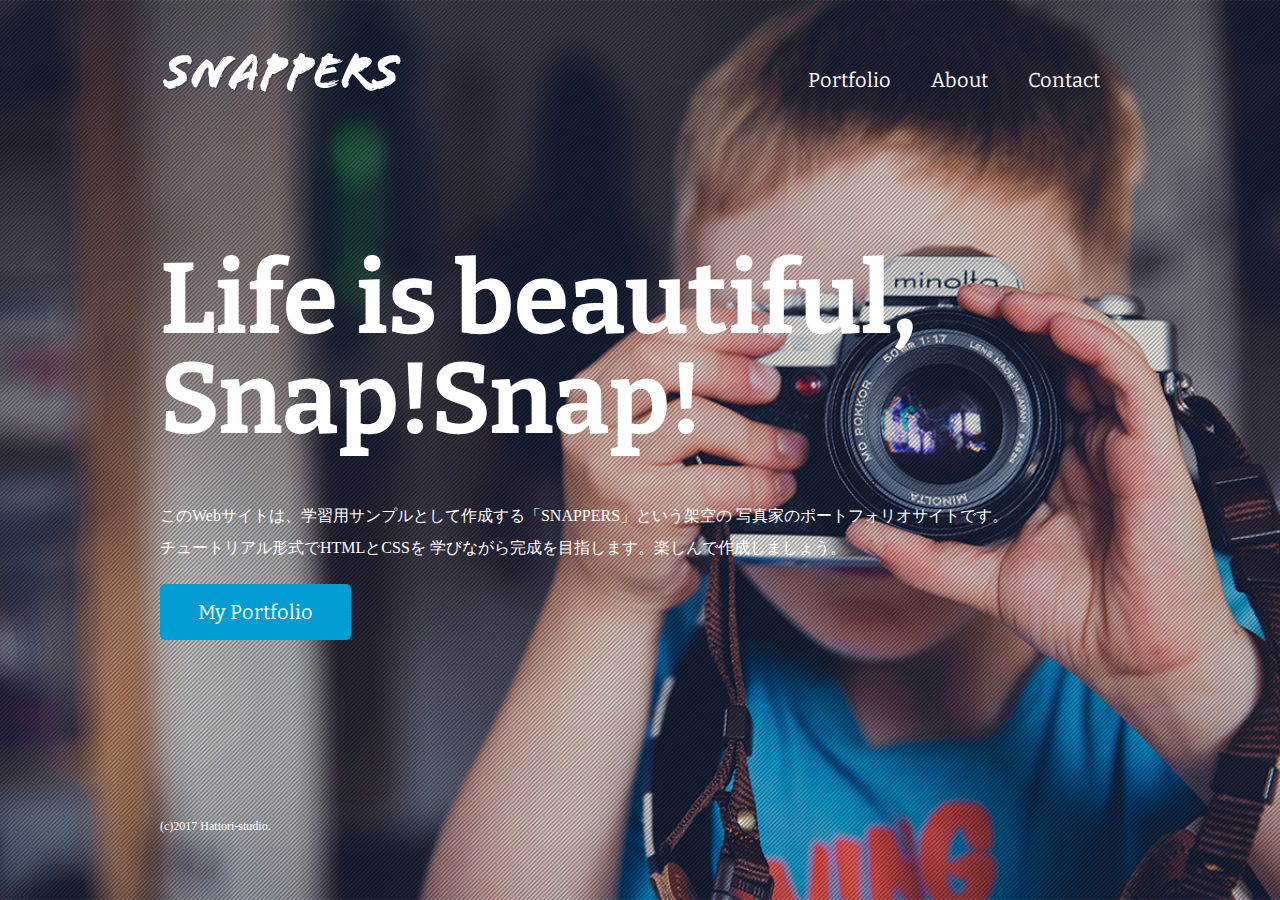
<file: snappers/index.html>
<!DOCTYPE html>
<html>
<head>
<meta charset="UTF-8">
<title>風景写真家「SNAPPERS」Official Website</title>
<link href="https://fonts.googleapis.com/css?family=Bitter:400,700" rel="stylesheet">
<link rel="stylesheet" href="css/style.css" />
<link rel="shortcut icon" href="favicon.ico">
</head>

<body id="index">

  <!--header始まり-->
  <header>
    <div class="logo">
      <a href="index.html"><img src="images/logo.png" alt="SNAPPERS"></img></a>    
    </div>
    <nav>
      <ul class="global-nav">
        <li><a href="portfolio.html">Portfolio</a></li>
        <li><a href="about.html">About</a></li>
        <li><a href="contact.html">Contact</a></li>
      </ul>
    </nav>
  </header>
  <!--header終わり-->

  <!--wrap始まり-->
  <div id="wrap">
    <div class="content">
      <h1>Life is beautiful, Snap!Snap!</h1>
      <p>このWebサイトは、学習用サンプルとして作成する「SNAPPERS」という架空の
         写真家のポートフォリオサイトです。<br>チュートリアル形式でHTMLとCSSを
         学びながら完成を目指します。楽しんで作成しましょう。</p>
      <p class="btn"><a href="portfolio.html">My Portfolio</a></p>
    </div>
  </div>
  <!--wrap終わり-->

  <!--footer始まり-->
  <footer>
    <small>(c)2017 Hattori-studio.</small>
  </footer>
  <!--fotter終わり-->

</body>
</html>
</file>
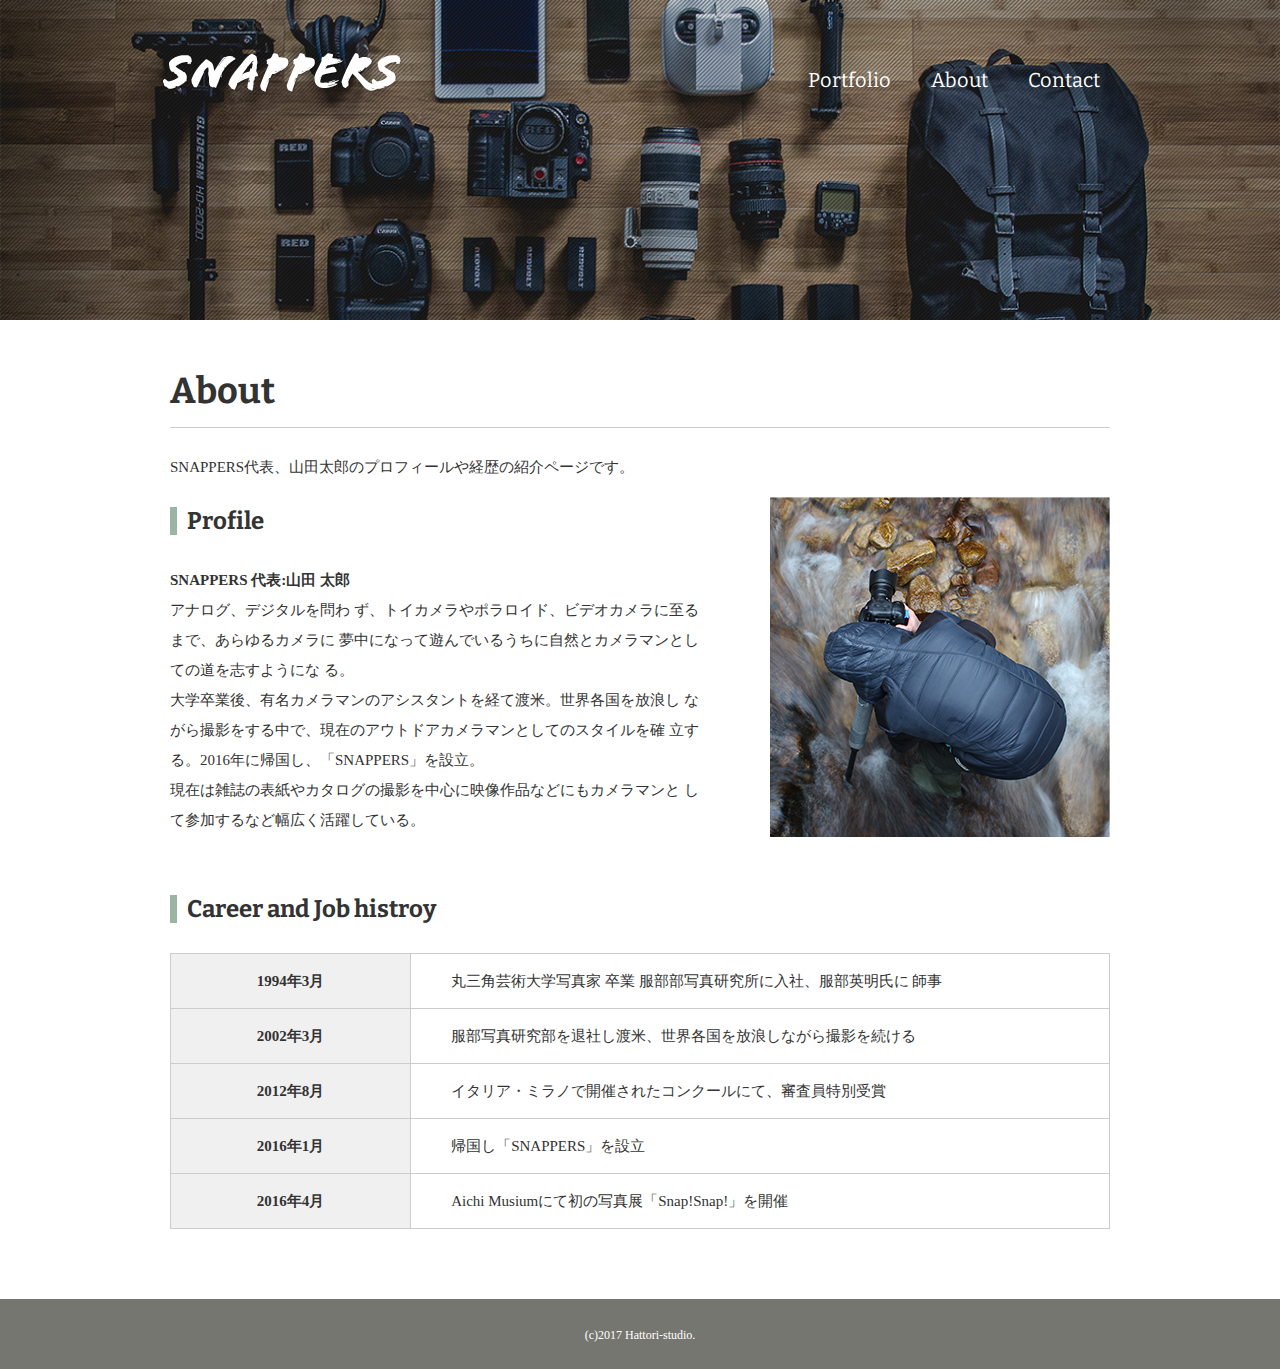
<file: snappers/about.html>
<!DOCTYPE html>
<html>
<head>
<meta charset="UTF-8">
<title>About | 風景写真家「SNAPPERS」</title>
<link href="https://fonts.googleapis.com/css?family=Bitter:400,700" rel="stylesheet">
<link rel="stylesheet" href="css/style.css" />
</head>

<body id="about">

  <!--header始まり-->
  <header>
    <div class="logo">
      <a href="index.html"><img src="images/logo.png" alt="SNAPPERS"></img></a>    
    </div>
    <nav>
      <ul class="global-nav">
        <li><a href="portfolio.html">Portfolio</a></li>
        <li><a href="about.html">About</a></li>
        <li><a href="contact.html">Contact</a></li>
      </ul>
    </nav>
  </header>
  <!--header終わり-->

  <!--wrap始まり-->
  <div id="wrap">
    <div class="content">
      <div class="main-center">
        <h1>About</h1>
        <p>SNAPPERS代表、山田太郎のプロフィールや経歴の紹介ページです。</p>
        <section class="profile clearfix">
          <div class="profile-txt">
            <h2 class="icon">Profile</h2>
            <p><span>SNAPPERS 代表:山田 太郎</span><br>アナログ、デジタルを問わ
            ず、トイカメラやポラロイド、ビデオカメラに至るまで、あらゆるカメラに
            夢中になって遊んでいるうちに自然とカメラマンとしての道を志すようにな
            る。<br>
            大学卒業後、有名カメラマンのアシスタントを経て渡米。世界各国を放浪し
            ながら撮影をする中で、現在のアウトドアカメラマンとしてのスタイルを確
            立する。2016年に帰国し、「SNAPPERS」を設立。<br>
            現在は雑誌の表紙やカタログの撮影を中心に映像作品などにもカメラマンと
            して参加するなど幅広く活躍している。</p>
          </div>
          <img src="images/about-profile.png" alt="山田太郎のプロフィール画像"
               class="profile-image">
        </section>
        <section class="career">
          <h2 class=icon>Career and Job histroy</h2>
          <table>
            <tr>
              <th>1994年3月</th>
              <td>丸三角芸術大学写真家 卒業 服部部写真研究所に入社、服部英明氏に
              師事</td>
            </tr>
            <tr>
              <th>2002年3月</th>
              <td>服部写真研究部を退社し渡米、世界各国を放浪しながら撮影を続ける
              </td>
            </tr>
            <tr>
              <th>2012年8月</th>
              <td>イタリア・ミラノで開催されたコンクールにて、審査員特別受賞</td>
            </tr>
            <tr>
              <th>2016年1月</th>
              <td>帰国し「SNAPPERS」を設立</td>
            </tr>
            <tr>
              <th>2016年4月</th>
              <td>Aichi Musiumにて初の写真展「Snap!Snap!」を開催</td>
            </tr>
          </table>
        </section>
      </div>
    </div>
  </div>
  <!--wrap終わり-->

  <!--footer始まり-->
  <footer>
    <small>(c)2017 Hattori-studio.</small>
  </footer>
  <!--fotter終わり-->

</body>
</html>
</file>
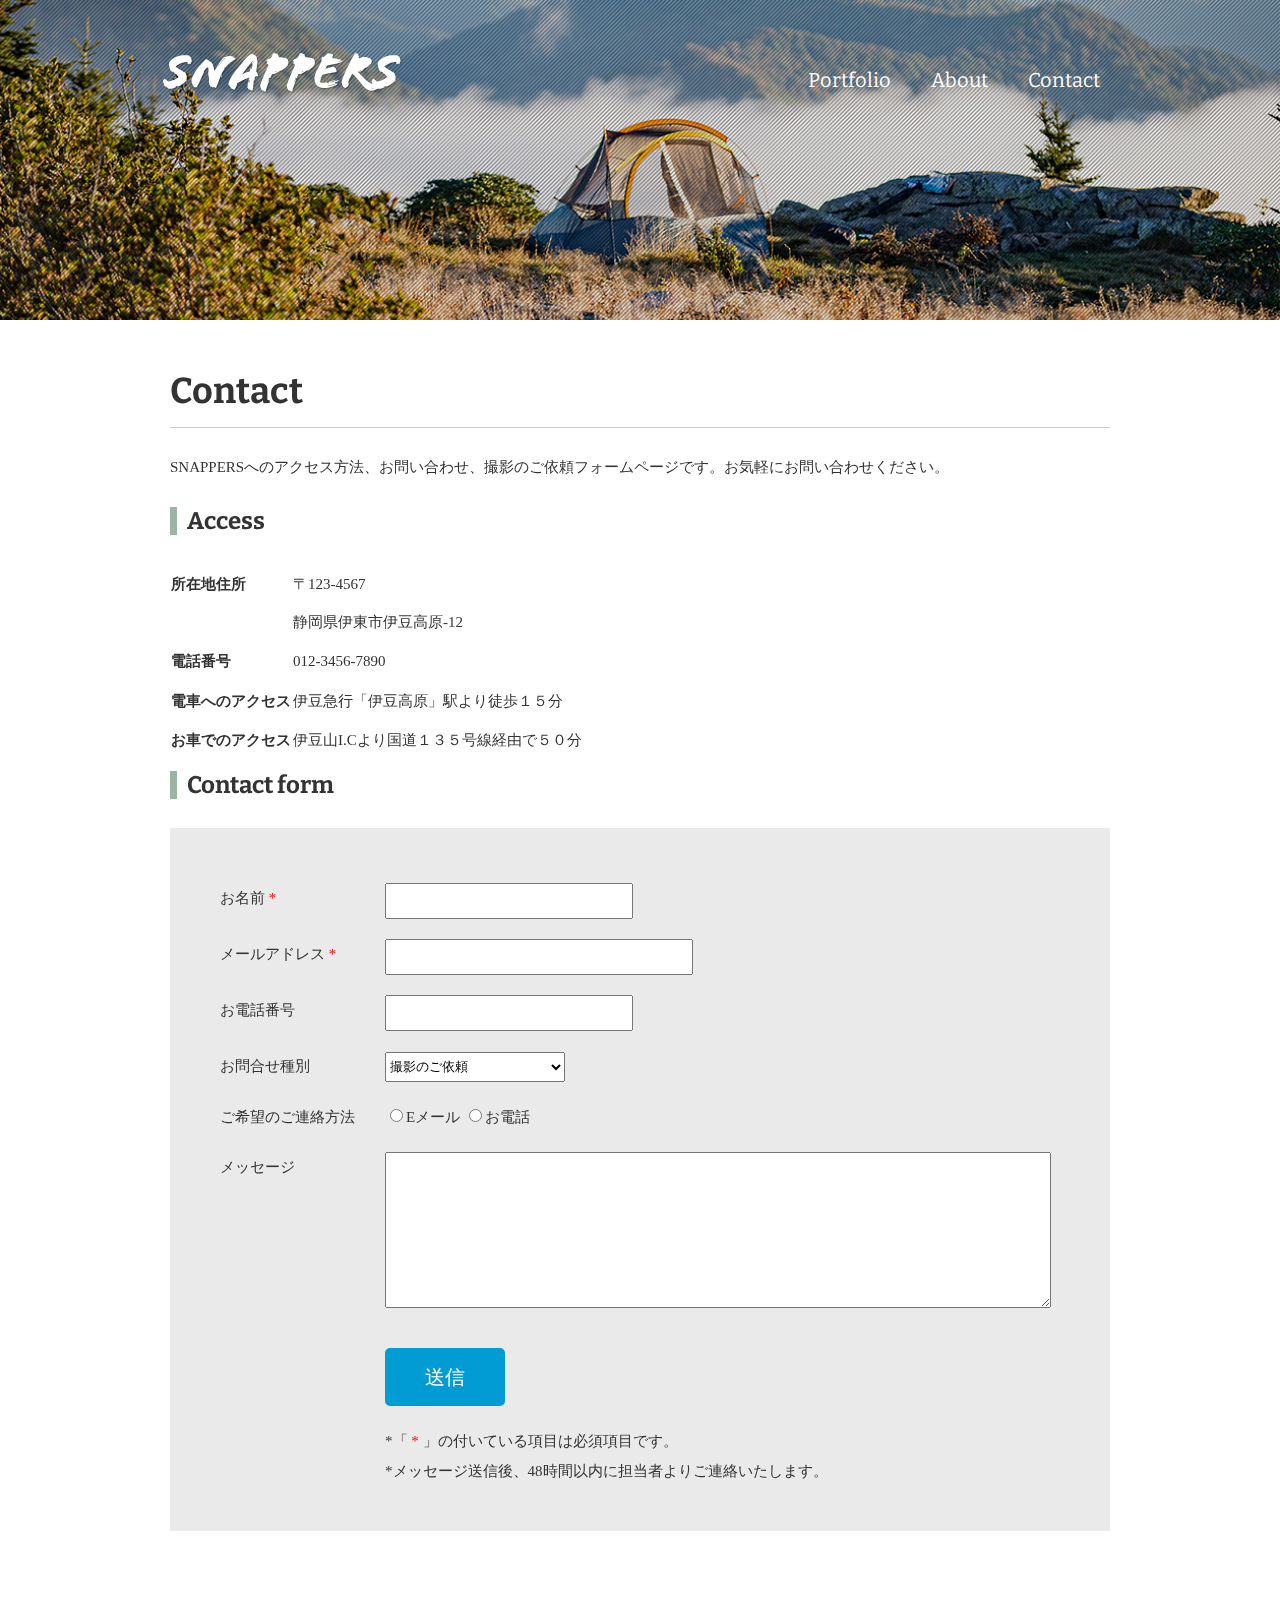
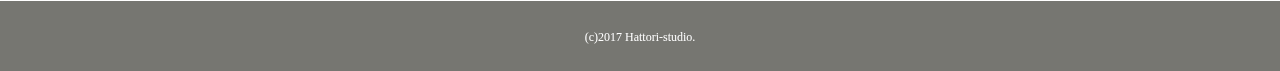
<file: snappers/contact.html>
<!DOCTYPE html>
<html>
<head>
<meta charset="UTF-8">
<title>Contact|風景写真家「SNAPPERS」</title>
<link href="https://fonts.googleapis.com/css?family=Bitter:400,700" rel="stylesheet">
<link rel="stylesheet" href="css/style.css" />
</head>

<body id="contact">

  <!--header始まり-->
  <header>
    <div class="logo">
      <a href="index.html"><img src="images/logo.png" alt="SNAPPERS"></img></a>    
    </div>
    <nav>
      <ul class="global-nav">
        <li><a href="portfolio.html">Portfolio</a></li>
        <li><a href="about.html">About</a></li>
        <li><a href="contact.html">Contact</a></li>
      </ul>
    </nav>
  </header>
  <!--header終わり-->

  <!--wrap始まり-->
  <div id="wrap">
    <div class="content">
      <div class="main-center">
        <h1>Contact</h1>
        <p>SNAPPERSへのアクセス方法、お問い合わせ、撮影のご依頼フォームページです。お気軽にお問い合わせください。</p>
        <section class="access clear-fix">
          <h2 class="icon">Access</h2>
          <table>
            <tr>
              <th>所在地住所</th>
              <td>〒123-4567<br>静岡県伊東市伊豆高原-12<td>
            </tr>
            <tr>
              <th>電話番号</th>
              <td>012-3456-7890</td>
            </tr>
            <tr>
              <th>電車へのアクセス</th>
              <td>伊豆急行「伊豆高原」駅より徒歩１５分</td>
            </tr>
            <tr>
              <th>お車でのアクセス</th>
              <td>伊豆山I.Cより国道１３５号線経由で５０分</td>
            </tr>
            <iframe src="https://www.google.com/maps/embed?pb=!1m14!1m12!1m3!1d204.57145693949582!2d139.10822763536763!3d34.87774745422503!2m3!1f0!2f0!3f0!3m2!1i1024!2i768!4f13.1!5e0!3m2!1sja!2sjp!4v1511841477562" width="460" height="220" frameborder="0" style="border:0" allowfullscreen></iframe>
          </table>
        </section>
        <section>
          <h2 class="icon">Contact form</h2>
          <div class="form">
            <form>
              <dl>
                <dt><span class="required">お名前</span></dt>
                <dd><input type="text" name="name" class="name" required></dd>
                <dt><span class="required">メールアドレス</span></dt>
                <dd><input type="email" name="email" class="email" required></dd>
                <dt>お電話番号</dt>
                <dd><input type="tel" name="tel" class="tel"></dd>
                <dt>お問合せ種別</dt>
                <dd>
                  <select name="type" class="type">
                    <option value="撮影のご依頼">撮影のご依頼</option>
                    <option value="講演・各種メディア出演のご依頼">講演・各種メディア出演のご依頼</option>
                    <option value="その他お問い合わせ">その他お問い合わせ</option>
                  </select>
                </dd>
                <dt>ご希望のご連絡方法</dt>
                <dd>
                  <input type="radio" name="contact" value="Eメール">Eメール
                  <input type="radio" name="contact" value="お電話">お電話
                </dd>
                <dt>メッセージ</dt>
                <dd><textarea name="message" class="message"></textarea></dd>
              </dl>
              <button type="submit" class="btn">送信</button>
            </form>
            <div class="attention">
              <p>*「<span class="required"></span>」の付いている項目は必須項目です。<br>*メッセージ送信後、48時間以内に担当者よりご連絡いたします。</p>
            </div>
          </div>
        </section>
      </div>
    </div>
  </div>
  <!--wrap終わり-->

  <!--footer始まり-->
  <footer>
    <small>(c)2017 Hattori-studio.</small>
  </footer>
  <!--fotter終わり-->

</body>
</html>
</file>
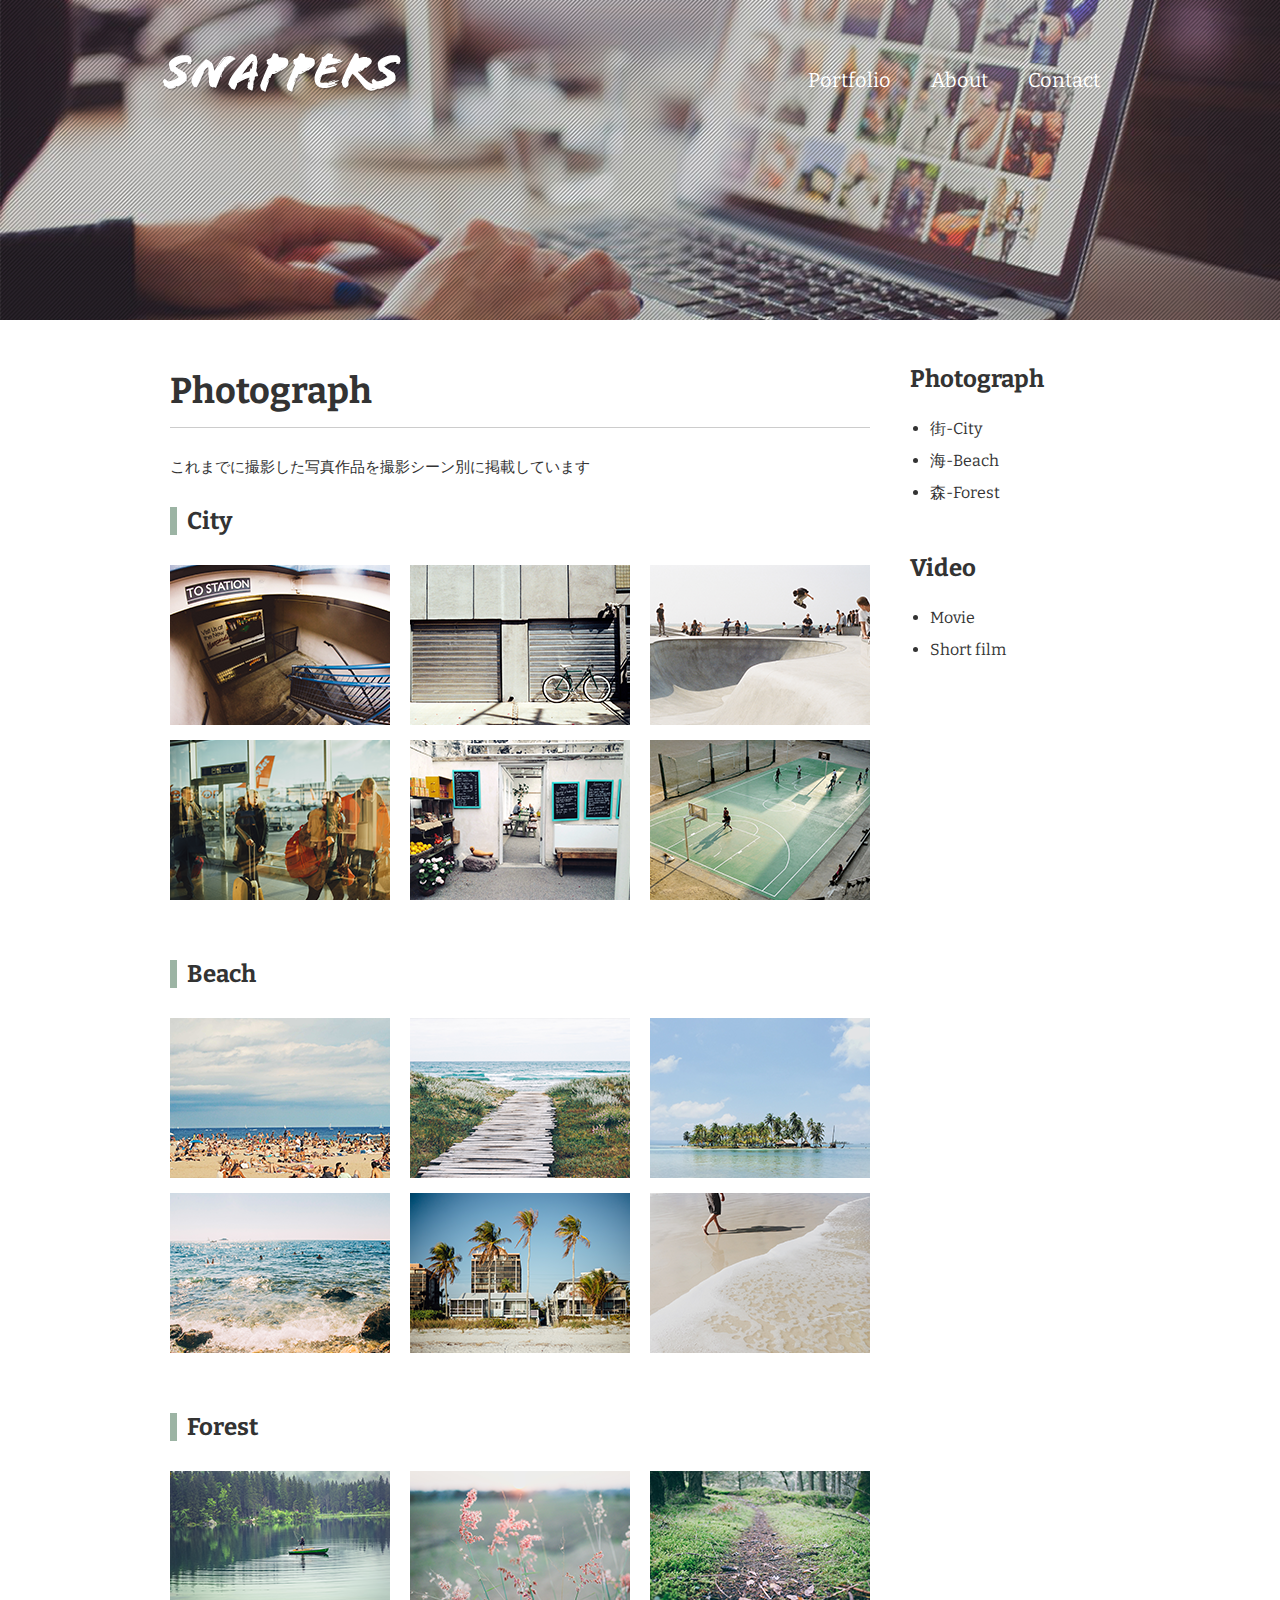
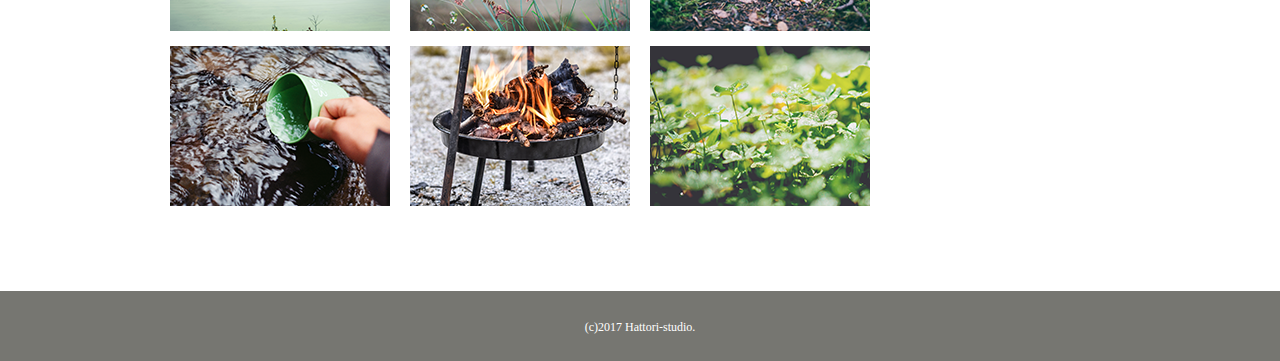
<file: snappers/photograph.html>
<!DOCTYPE html>
<html>
<head>
<meta charset="UTF-8">
<title>Photograph|風景写真家「SNAPPERS」</title>
<link href="https://fonts.googleapis.com/css?family=Bitter:400,700" rel="stylesheet">
<link rel="stylesheet" href="css/style.css" />
</head>

<body id="photograph">

  <!--header始まり-->
  <header>
    <div class="logo">
      <a href="index.html"><img src="images/logo.png" alt="SNAPPERS"></img></a>    
    </div>
    <nav>
      <ul class="global-nav">
        <li><a href="portfolio.html">Portfolio</a></li>
        <li><a href="about.html">About</a></li>
        <li><a href="contact.html">Contact</a></li>
      </ul>
    </nav>
  </header>
  <!--header終わり-->

  <!--wrap始まり-->
  <div id="wrap" class="clearfix">
    <div class="content">
      <div class="main">
        <h1>Photograph</h1>
        <p>これまでに撮影した写真作品を撮影シーン別に掲載しています</p>
        
        <section id="city" class="clearfix">
          <h2 class="icon">City</h2>
          <ul class="photograph-list">
            <li><img src="images/photograph-city-01.png" alt="駅への階段"></li>
            <li><img src="images/photograph-city-02.png" alt="自転車とシャッター"></li>
            <li><img src="images/photograph-city-03.png" alt="スケートパーク"></li>
            <li><img src="images/photograph-city-04.png" alt="エアポート"></li>
            <li><img src="images/photograph-city-05.png" alt="雑貨を扱う店舗"></li>
            <li><img src="images/photograph-city-06.png" alt="ストリートバスケ"></li>
          </ul>
        </section>
        
        <section id="beach" class="clearfix">
          <h2 class="icon">Beach</h2>
          <ul class="photograph-list">
            <li><img src="images/photograph-beach-01.png" alt="海水浴場"></li>
            <li><img src="images/photograph-beach-02.png" alt="ビーチへ続く道"></li>
            <li><img src="images/photograph-beach-03.png" alt="離れ小島"></li>
            <li><img src="images/photograph-beach-04.png" alt="岩場と波"></li>
            <li><img src="images/photograph-beach-05.png" alt="ヤシの木"></li>
            <li><img src="images/photograph-beach-06.png" alt="波打ち際"></li>
          </ul>
        </section>
        <section id="forest" class="clearfix">
          <h2 class="icon">Forest</h2>
          <ul class="photograph-list">
            <li><img src="images/photograph-forest-01.png" alt="池と小舟"></li>
            <li><img src="images/photograph-forest-02.png" alt="可憐な花"></li>
            <li><img src="images/photograph-forest-03.png" alt="森の小径"></li>
            <li><img src="images/photograph-forest-04.png" alt="清流をカップで掬う"></li>
            <li><img src="images/photograph-forest-05.png" alt="焚き火台"></li>
            <li><img src="images/photograph-forest-06.png" alt="新芽と若葉"></li>
          </ul>
        </section>
        
      </div>
      <aside class="sidebar">
        <section>
          <h2>Photograph</h2>
          <ul>
            <li><a href="photograph.html#city">街-City</a></li>
            <li><a href="photograph.html#beach">海-Beach</a></li>
            <li><a href="photograph.html#forest">森-Forest</a></li>
          </ul>
        </section>
          <h2>Video</h2>
            <ul>
            <li><a href="video.html#movie">Movie</a></li>
            <li><a href="video.html#short-film">Short film</a></li>
            </ul>
        <section>
        </section>
      </aside>
    </div>
  </div>
  <!--wrap終わり-->

  <!--footer始まり-->
  <footer>
    <small>(c)2017 Hattori-studio.</small>
  </footer>
  <!--fotter終わり-->

</body>
</html>
</file>
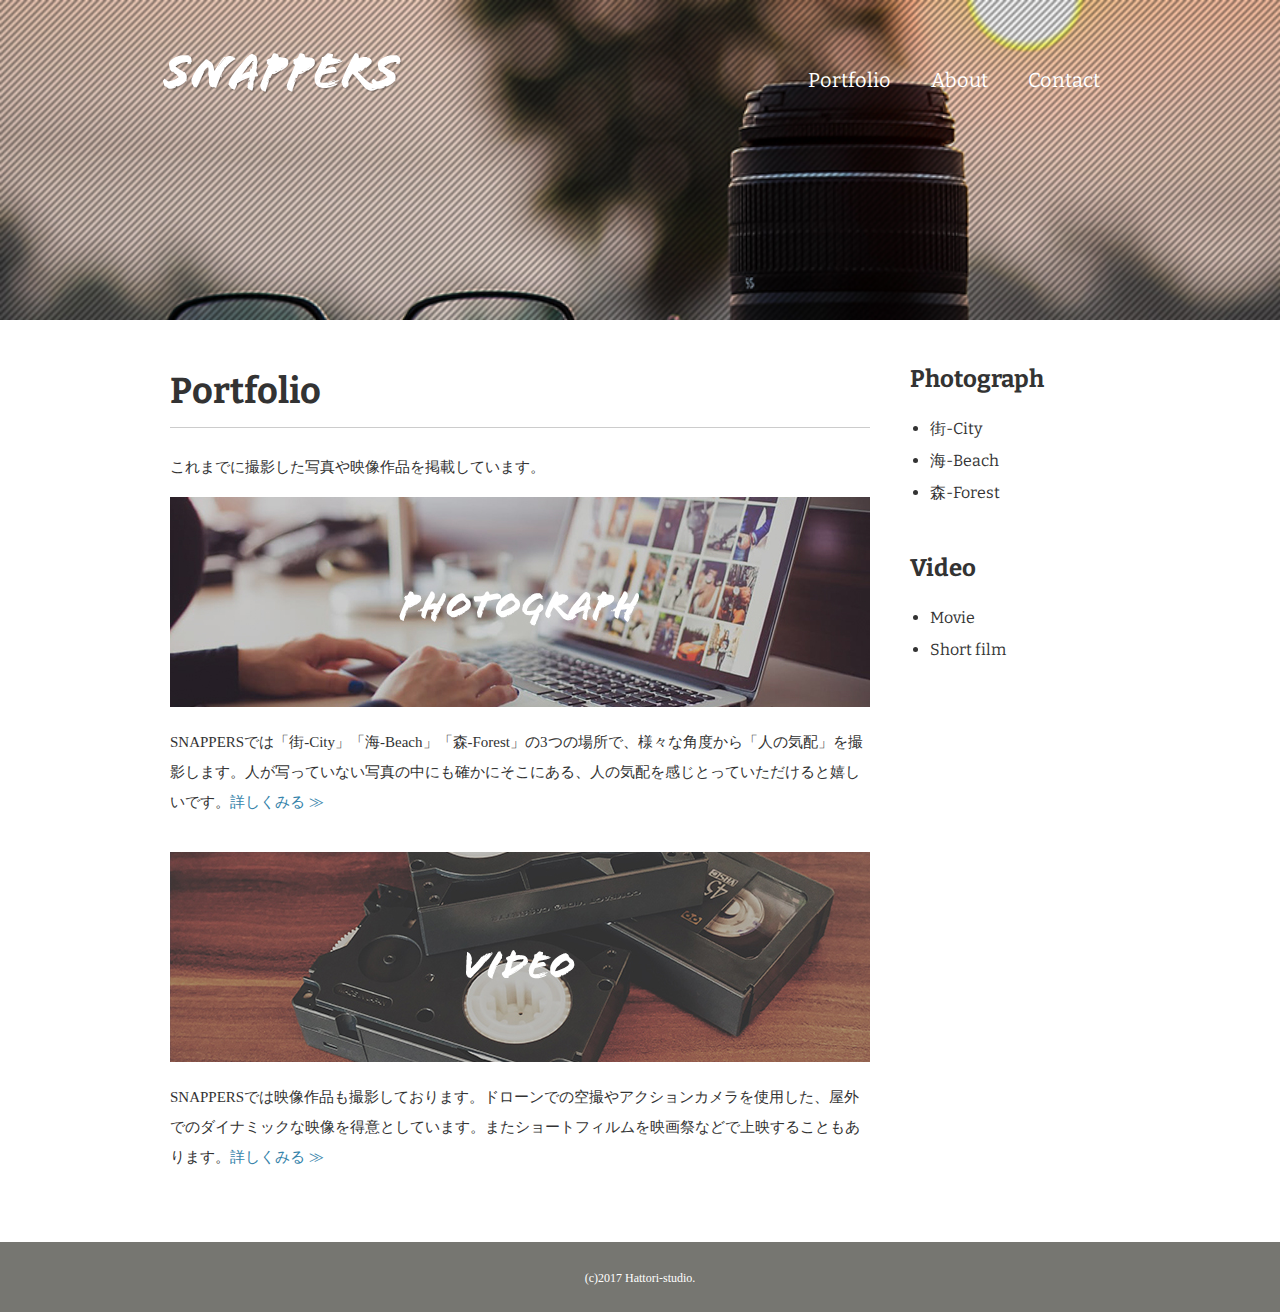
<file: snappers/portfolio.html>
<!DOCTYPE html>
<html>
<head>
<meta charset="UTF-8">
<meta name="viewport" content="width=device-width",initial-scale=1>
<title>Portfolio | 風景写真家「SNAPPERS」</title>
<link href="https://fonts.googleapis.com/css?family=Bitter:400,700" rel="stylesheet">
<link rel="stylesheet" href="css/style.css" />
</head>

<body id="portfolio">

  <!--header始まり-->
  <header>
    <div class="logo">
      <a href="index.html"><img src="images/logo.png" alt="SNAPPERS"></img></a>    
    </div>
    <nav>
      <ul class="global-nav">
        <li><a href="portfolio.html">Portfolio</a></li>
        <li><a href="about.html">About</a></li>
        <li><a href="contact.html">Contact</a></li>
      </ul>
    </nav>
  </header>
  <!--header終わり-->

  <!--wrap始まり-->
  <div id="wrap" class="clearfix">
    <div class="content">
      <div class="main">
        <h1>Portfolio</h1>
        <p>これまでに撮影した写真や映像作品を掲載しています。</p>
        <section>
          <h2><a href="photograph.html"><img src="images/portfolio-photo.jpg" 
          alt="PHOTOGRAPH"></a></h2>
          <p>SNAPPERSでは「街-City」「海-Beach」「森-Forest」の3つの場所で、様々な角度から「人の気配」を撮影します。人が写っていない写真の中にも確かにそこにある、人の気配を感じとっていただけると嬉しいです。<a href="photograph.html">詳しくみる ≫</a></p>
        </section>
        <section>
          <h2><a href="video.html"><img src="images/portfolio-video.jpg" 
          alt="VIDEO"></a></h2>
          <p>SNAPPERSでは映像作品も撮影しております。ドローンでの空撮やアクションカメラを使用した、屋外でのダイナミックな映像を得意としています。またショートフィルムを映画祭などで上映することもあります。<a href="video.html">詳しくみる ≫</a></p>        </section>
      </div>
      <aside class="sidebar">
        <section>
          <h2>Photograph</h2>
          <ul>
            <li><a href="photograph.html#city">街-City</a></li>
            <li><a href="photograph.html#beach">海-Beach</a></li>
            <li><a href="photograph.html#forest">森-Forest</a></li>
          </ul>
        </section>
          <h2>Video</h2>
            <ul>
            <li><a href="video.html#movie">Movie</a></li>
            <li><a href="video.html#short-film">Short film</a></li>
            </ul>
        <section>
        </section>
      </aside>
    </div>
  </div>
  <!--wrap終わり-->

  <!--footer始まり-->
  <footer>
    <small>(c)2017 Hattori-studio.</small>
  </footer>
  <!--fotter終わり-->

</body>
</html>
</file>
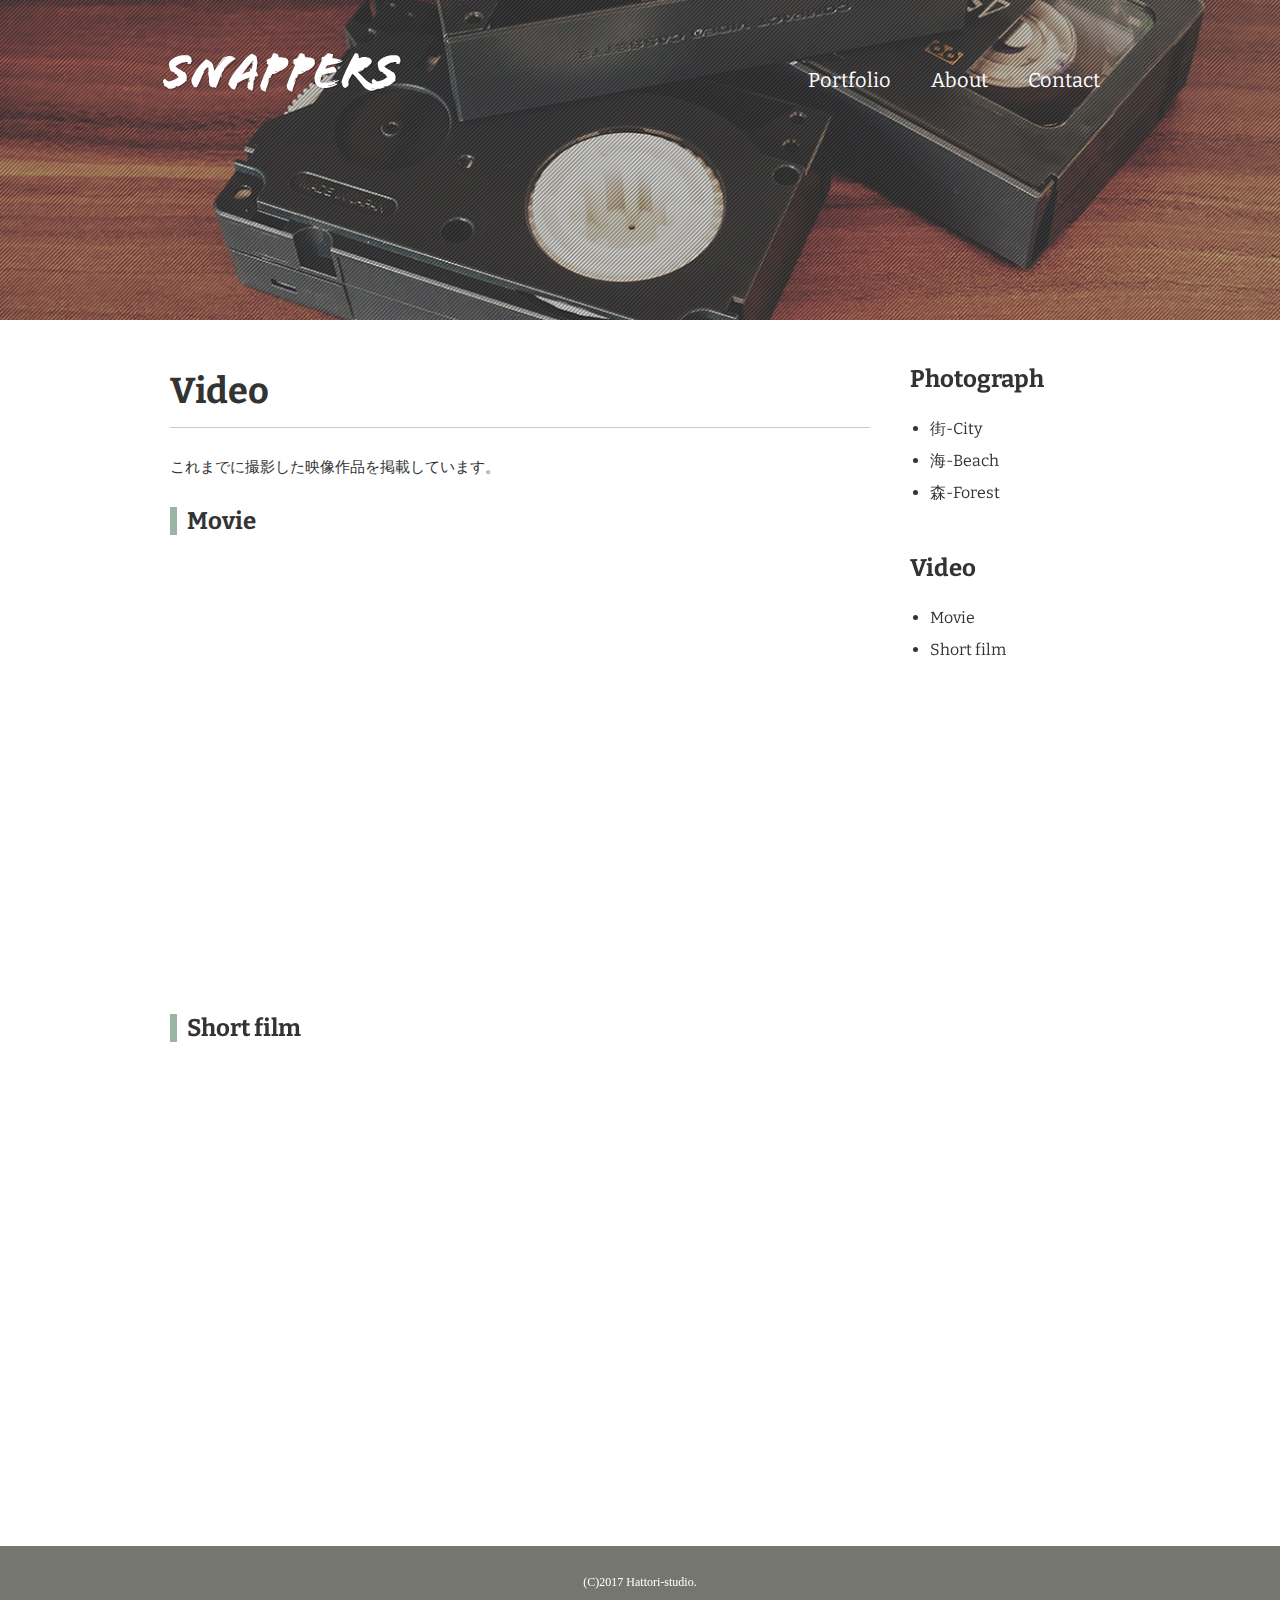
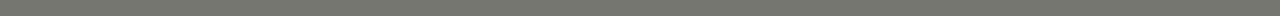
<file: snappers/video.html>
<!DOCTYPE html>
<html>
<head>
<meta charset="UTF-8">
<title>Video｜風景写真家「SNAPPERS」</title>
<link href="https://fonts.googleapis.com/css?family=Bitter" rel="stylesheet">
<link href="css/style.css" rel="stylesheet">
</head>
<body id="video">
  
  <!-- header始まり -->
  <header>
    <div class="logo">
      <a href="index.html"><img src="images/logo.png" alt="SNAPPERS"></a>
    </div>
    <nav>
      <ul class="global-nav">
        <li><a href="portfolio.html">Portfolio</a></li>
        <li><a href="about.html">About</a></li>
        <li><a href="contact.html">Contact</a></li>
      </ul>
    </nav>
  </header>
  <!-- header終わり -->
  
  <!-- wrap始まり -->
  <div id="wrap" class="clearfix">
    <div class="content">
      <div class="main">
        <h1>Video</h1>
        <p>これまでに撮影した映像作品を掲載しています。</p>
        <section id="movie">
          <h2 class="icon">Movie</h2>
          <iframe width="700" height="394" src="https://www.youtube.com/embed/DgNOX9lfck8" frameborder="0" allowfullscreen></iframe>
        </section>
				<section id="short-film">
          <h2 class="icon">Short film</h2>
          <iframe width="700" height="394" src="https://www.youtube.com/embed/NSojQoROjHk" frameborder="0" allowfullscreen></iframe>
        </section>
      </div>
      <aside class="sidebar">
        <section>
          <h2>Photograph</h2>
          <ul>
            <li><a href="photograph.html#city">街-City</a></li>
            <li><a href="photograph.html#beach">海-Beach</a></li>
            <li><a href="photograph.html#forest">森-Forest</a></li>
          </ul>
        </section>
        <section>
          <h2>Video</h2>
          <ul>
            <li><a href="video.html#movie">Movie</a></li>
            <li><a href="video.html#short">Short film</a></li>
          </ul>
        </section>
      </aside>
    </div>
  </div>
  <!-- wrap終わり -->
  
  <!-- footer始まり -->
  <footer>
    <small>(C)2017 Hattori-studio.</small>
  </footer>
  <!-- footer終わり -->
  
</body>
</html>
</file>
<file: snappers/css/style.css>
@charset "utf-8";

/*リセットCSS始まり*/

p, h1, h2, h3, h4, h5, h6 {
  margin-top: 0;
}

img {
  vertical-align: bottom;
}

ul {
  margin: 0;
  padding: 0;
}

/*リセットCSS終わり*/

body {
  margin: 0;
  padding: 0;
  background-color: #cccccc;
  color: #333333;
  font-size: 15px;
  line-height: 2;
}

a {
  color: #3583aa;
  text-decoration: none;
}

a:visited {
  color: #788d98;
}

a:hover {
  text-decoration: underline;
}

header {
  width: 960px;
  height: 100px;
  margin: 0 auto;
}

.logo {
  float: left;
  margin-top: 50px;
}

.global-nav {
  float: right;
  margin-top: 60px;
}

.global-nav li{
  float: left;
  margin: 0 20px;
  font-size: 20px;
  list-style: none;
  font-family: 'Bitter', serif;
}

.global-nav li a {
  color: #ffffff;
}

.global-nav li a:hover {
  border-bottom: 2px solid #ffffff;
  padding-bottom: 3px;
  text-decoration: none;
}

#wrap {
  clear: both;
  background-color: #ffffff;
  margin-top: 220px;
  padding: 35px 0;
}

.content {
  width: 960px;
  margin: 0 auto;
}

footer {
  text-align: center;
  color: #ffffff;
  padding: 20px 0;
  background-color: #767671;
}

footer small {
  font-size: 12px;
}

#index h1 {
  font-size: 100px;
  line-height: 1;
  color: #ffffff;
  font-family: 'Bitter', serif;
  margin-bottom: 50px;
  border: none;
}

#index .content {
  margin-top: 150px;
}

#index p {
  font-size: 16px;
  color: #fff;
}

.btn a {
  background-color: #009cd3;
  color: #ffffff;
  font-size: 20px;
  font-family: 'Bitter', serif;
  width: 185px;
  display: block;
  text-align: center;
  line-height: 50px;
  margin-top: 20px;
  border-radius: 5px;
  border: 3px solid #009cd3;
}

.btn a:hover {
  text-decoration: none;
  background-color: #ffffff;
  color: #009cd3;
}

#index footer {
  width: 960px;
  margin: 150px auto 0 auto;
  text-align: left;
  background-color: transparent;
}

#index {
  background-image: url(../images/bg-index.jpg);
  background-repeat: no-repeat;
  background-position: center center;
  background-attachment: fixed;
  background-size: cover;
}

#about {
  background-image: url(../images/bg-about.jpg);
  background-repeat: no-repeat;
  background-position: center top;
  background-attachment: fixed;
  background-size: 100% auto;
}

.main-center {
  width: 940px;
  margin: 0 auto;
}

h1 {
  font-family: 'Bitter', serif;
  font-size: 36px;
  border-bottom: 1px solid #ccc;
}

h2 {
  font-family: 'Bitter', serif;
  font-size: 24px;
}

.icon:before {
  content: "";
  padding-right: 10px;
  border-left: 7px solid #9cb4a4;
}

#about .profile-txt {
  width: 540px;
  float: left;
}

#about .profile-txt span {
  font-weight: bold;
}

#about .profile-image {
  float: right;
}

.clearfix:after {
  content: "";
  display:block;
  clear: both;
}

section {
  margin-bottom: 35px;
}

#about .career th {
  width: 240px;
  background-color: #f0f0f0;
  padding: 12px 0;
  border: 1px solid #cccccc;
}

#about .career td {
  width: 660px;
  padding: 12px 0 12px 40px;
  border: 1px solid #cccccc;
}

table {
  border-spacing: 0;
  border-collapse: collapse;
}

#index #wrap {
  background-color: transparent;
  margin-top: 0;
  padding: 0;
}

#portfolio {
  background-image: url(../images/bg-portfolio.jpg);
  background-repeat: no-repeat;
  background-position: center center;
  background-attachment: fixed;
  background-size: cover;
}

.main {
  width: 700px;
  margin: 0 10px;
  float: left;
}

.sidebar {
  width: 200px;
  margin: 0 10px 0 30px;
  float: right;
  font-family: 'Bitter', serif;
}

a img:hover {
  opacity: 0.8;
}

.sidebar h2 {
  margin-bottom: 10px;
}

.sidebar ul {
  font-size: 16px;
  margin-left: 20px;
}

.sidebar ul a {
  color: #333333;
}

#photograph {
  background-image: url(../images/bg-photograph.jpg);
  background-repeat: no-repeat;
  background-position: center top;
  background-attachment: fixed;
  background-size: 100% auto;
}

#photograph .photograph-list li {
  float: left;
  list-style: none;
  margin: 0 20px 15px 0;
}

#photograph .photograph-list li:nth-child(3n) {
  margin-right: 0;
}

#video {
  background-image: url(../images/bg-video.jpg);
  background-repeat: no-repeat;
  background-position: center top;
  background-attachment: fixed;
  background-size: 100% auto;
}

#contact {
  background-image: url(../images/bg-contact.jpg);
  background-repeat: no-repeat;
  background-position: center top;
  background-attachment: fixed;
  background-size: 100% auto;
}

#contact .access table {
  float: left;
}

#contact .access th,
#contact .access td {
  text-align: left;
  vertical-align: top;
  line-height: 2.5;
}

#contact .access iframe {
  width: 460px;
  float: right;
}

#contact .form {
  background-color: #eaeaea;
  padding: 30px 50px;
}

#contact .form dl dt {
  width: 165px;
  padding: 10px 0;
  float: left;
  clear: both;
}

#contact .form dl dd {
  padding: 10px 0;
}

#contact .form .name {
  width: 240px;
  height: 30px;
}

#contact .form .email {
  width: 300px;
  height: 30px;
  
}

#contact .form .tel {
  width: 240px;
  height: 30px;
}

#contact .form .type {
  width: 180px;
  height: 30px;
}

#contact .form .message {
  width: 660px;
  height: 150px;
}

#contact .form button {
  background-color: #009cd3;
  color: #ffffff;
  font-size: 20px;
  width: 120px;
  display: block;
  text-align: center;
  line-height: 50px;
  margin-top: 20px;
  border-radius: 5px;
  border: 3px solid #009cd3;
  margin-left: 165px;
}

#contact .form button:hover {
  background-color: #ffffff;
  color: #009cd3;
  cursor: pointer;
}

#contact .form .required:after {
  content: " * ";
  color: #ff0000;
}

#contact .form .attention {
  margin: 20px 0 0 165px;
}

@media screen and (max-width:600px) {
  /* 画面サイズが600px以下の場合に適用 */
  
    body {
      font-size: 3.5vw;
    }
    
    h1 {
      font-size: 7.2vw;
    }
    
    h2 {
      font-size: 6vw;
    }
    
    header {
      width: auto;
      margin: 0 5%;
    }
    
    .logo {
      float: none;
      margin-top: 60px;
      text-align: center;
    }
    
    .global-nav {
      float: none;
      margin-top: 40px;
      text-align: center;
    }
    
    .global-nav li {
      display: inline;
      float: none;
      margin: 0 8px;
    }
    
    #wrap {
      margin-top: 40px;
      padding: 35px 0 0;
    }
    
    .content {
      width: 100%;
    }
    
    .main {
      float: none;
      width: auto;
      margin: 0 5%;
    }
    
    h2 img {
      max-width: 100%;
    }
    
    #portfolio {
      background-image: url(../images/bg-portfolio-sp.jpg);
    }
    
    .sidebar {
      width: auto;
      float: none;
      margin: 0;
      padding: 30px 10% 10px;
      background-color: #f7f6f4
    }
}
</file>
